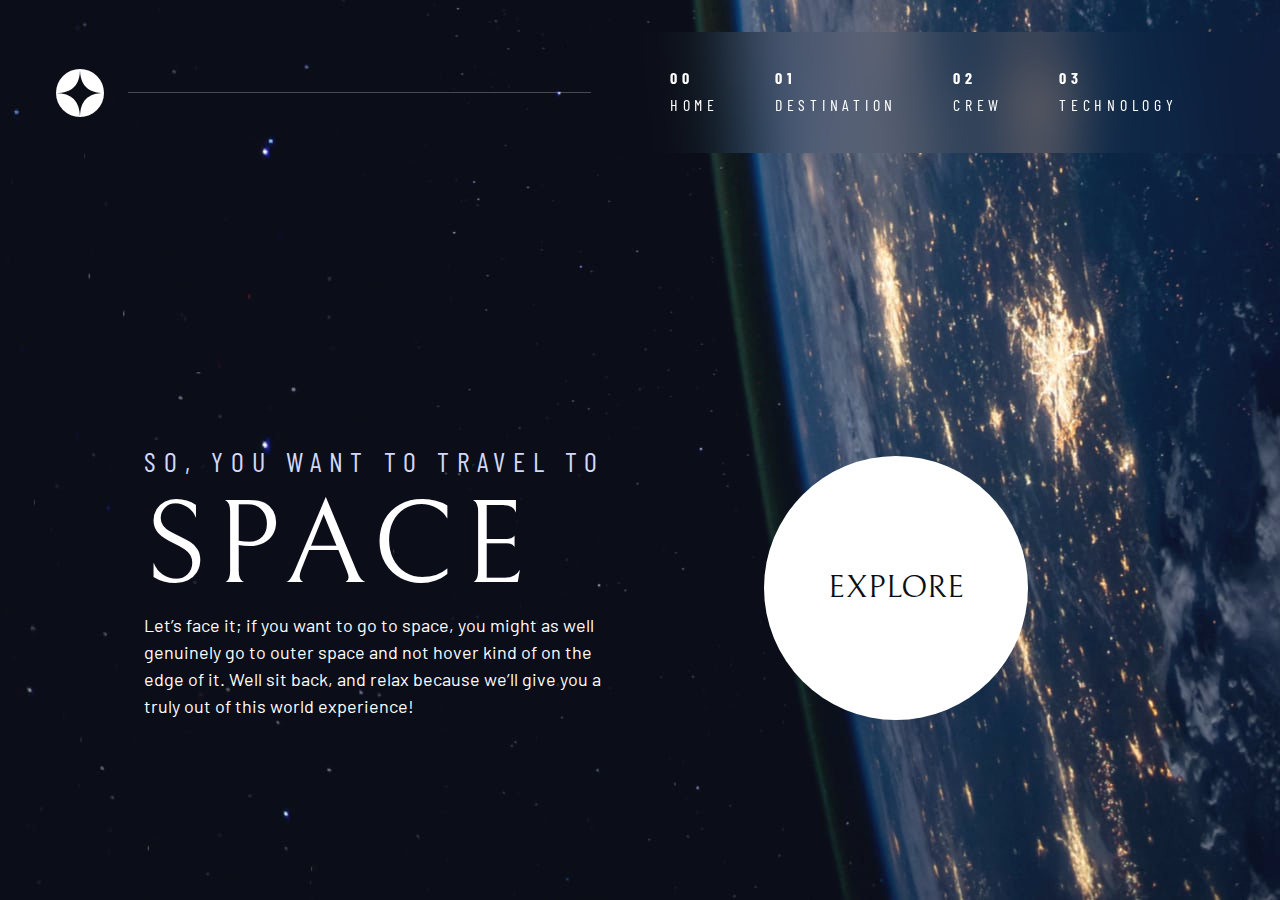
<file: index.html>
<!DOCTYPE html>
<html lang="en">
  <head>
    <meta charset="UTF-8" />
    <meta name="viewport" content="width=device-width, initial-scale=1.0" />

    <link
      rel="icon"
      type="image/png"
      sizes="32x32"
      href="./assets/favicon-32x32.png"
    />
    <!-- Custom stylesheets and fonts-->
    <link rel="stylesheet" href="index.css" />
    <link rel="preconnect" href="https://fonts.googleapis.com" />
    <link rel="preconnect" href="https://fonts.gstatic.com" crossorigin />
    <link
      href="https://fonts.googleapis.com/css2?family=Barlow+Condensed:wght@400;700&family=Barlow:wght@400;700&family=Bellefair&display=swap"
      rel="stylesheet"
    />
    <title>Frontend Mentor | Space tourism website</title>
    <script src="index.js" defer></script>
  </head>
  <body class="home">
    <a class="skip-to-content" href="#main">Skip to content</a>
    <header class="primary-header flex">
      <div>
        <img
          class="logo"
          src="./assets/shared/logo.svg"
          alt="space tourism
        logo"
        />
      </div>
      <button class="mobile-nav-toggle" aria-controls="primary-navigation">
        <span class="sr-only" aria-expanded="false">Menu</span>
      </button>
      <nav>
        <ul
          id="primary-navigation"
          data-visible="false"
          class="primary-navigation underline-indicators flex"
        >
          <li>
            <a
              class="fs-300 uppercase ff-sans-cond letter-spacing-2 text-white"
              href="index.html"
              ><span aria-hidden="true">00</span> Home</a
            >
          </li>
          <li>
            <a
              class="fs-300 uppercase ff-sans-cond letter-spacing-2 text-white"
              href="destination.html"
              ><span aria-hidden="true">01</span> Destination</a
            >
          </li>
          <li>
            <a
              class="fs-300 uppercase ff-sans-cond letter-spacing-2 text-white"
              href="crew.html"
              ><span aria-hidden="true">02</span> Crew</a
            >
          </li>
          <li>
            <a
              class="fs-300 uppercase ff-sans-cond letter-spacing-2 text-white"
              href="technology.html"
              ><span aria-hidden="true">03</span> Technology</a
            >
          </li>
        </ul>
      </nav>
      <!---::after is here-->
    </header>

    <main id="main" class="grid-container grid-container--home">
      <div>
        <h1 class="text-accent fs-500 ff-sans-cond uppercase letter-spacing-1">
          So, you want to travel to
          <span class="fs-900 ff-serif text-white d-block">Space</span>
        </h1>
        <p>
          Let’s face it; if you want to go to space, you might as well genuinely
          go to outer space and not hover kind of on the edge of it. Well sit
          back, and relax because we’ll give you a truly out of this world
          experience!
        </p>
      </div>
      <div>
        <a
          href="destination.html"
          class="large-button uppercase ff-serif text-dark bg-white"
          >Explore</a
        >
      </div>
    </main>
  </body>
</html>
</file>
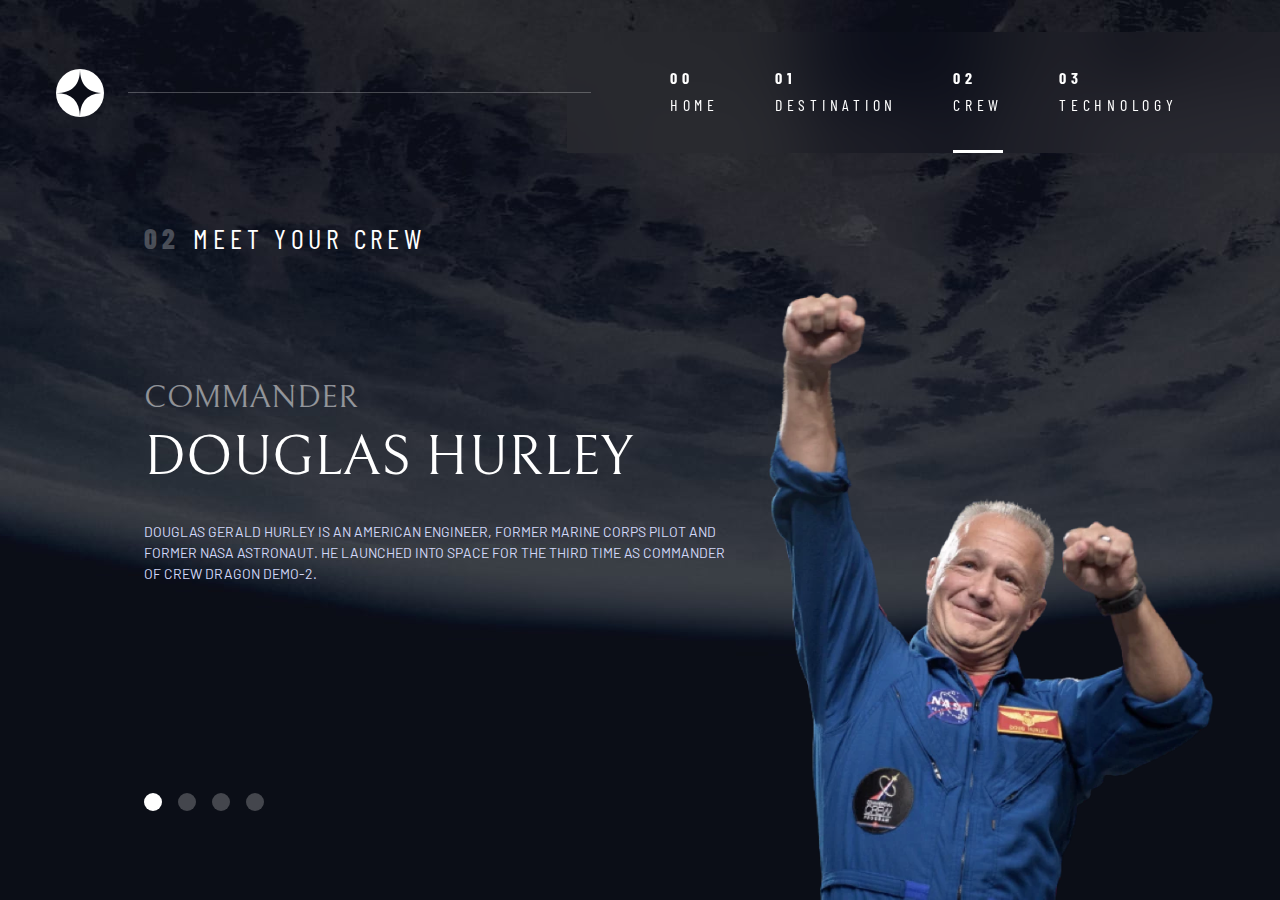
<file: crew.html>
<!DOCTYPE html>
<html lang="en">
  <head>
    <meta charset="UTF-8" />
    <meta name="viewport" content="width=device-width, initial-scale=1.0" />

    <link
      rel="icon"
      type="image/png"
      sizes="32x32"
      href="./assets/favicon-32x32.png"
    />
    <!-- Custom stylesheets and fonts-->
    <link rel="stylesheet" href="index.css" />
    <link rel="preconnect" href="https://fonts.googleapis.com" />
    <link rel="preconnect" href="https://fonts.gstatic.com" crossorigin />
    <link
      href="https://fonts.googleapis.com/css2?family=Barlow+Condensed:wght@400;700&family=Barlow:wght@400;700&family=Bellefair&display=swap"
      rel="stylesheet"
    />
    <title>Frontend Mentor | Space tourism website</title>
    <script src="navigation.js" defer></script>
    <script src="crew.js">
      defer
    </script>
  </head>

  <body class="crew">
    <a class="skip-to-content" href="#main">Skip to content</a>

    <header class="primary-header flex">
      <div>
        <img
          class="logo"
          src="./assets/shared/logo.svg"
          alt="space tourism
        logo"
        />
      </div>
      <button class="mobile-nav-toggle" aria-controls="primary-navigation">
        <span class="sr-only" aria-expanded="false">Menu</span>
      </button>
      <nav>
        <ul
          id="primary-navigation"
          data-visible="false"
          class="primary-navigation underline-indicators flex"
        >
          <li>
            <a
              class="fs-300 uppercase ff-sans-cond letter-spacing-2 text-white"
              href="index.html"
              ><span aria-hidden="true">00</span> Home</a
            >
          </li>
          <li>
            <a
              class="fs-300 uppercase ff-sans-cond letter-spacing-2 text-white"
              href="destination.html"
              ><span aria-hidden="true">01</span> Destination</a
            >
          </li>
          <li class="active">
            <a
              class="fs-300 uppercase ff-sans-cond letter-spacing-2 text-white"
              href="crew.html"
              ><span aria-hidden="true">02</span> Crew</a
            >
          </li>
          <li>
            <a
              class="fs-300 uppercase ff-sans-cond letter-spacing-2 text-white"
              href="technology.html"
              ><span aria-hidden="true">03</span> Technology</a
            >
          </li>
        </ul>
      </nav>
      <!---::after is here-->
    </header>
    <main id="main" class="grid-container grid-container--crew flow">
      <h1 class="numbered-title"><span>02</span>Meet your crew</h1>

      <!---Dots-->
      <div
        class="dot-indicators flex"
        role="tablist"
        aria-label="crew member list"
      >
        <button
          aria-selected="true"
          aria-controls="commander-tab"
          data-image="commander-image"
          tabindex="0"
          role="tab"
          data-image-index="0"
        >
          <span class="sr-only">The commander</span>
        </button>
        <button
          aria-selected="false"
          aria-controls="mission-tab"
          data-image="mission-image"
          tabindex="1"
          role="tab"
          data-image-index="1"
        >
          <span class="sr-only">The mission specialist</span>
        </button>
        <button
          aria-selected="false"
          aria-controls="pilot-tab"
          data-image="pilot-image"
          tabindex="2"
          role="tab"
          data-image-index="2"
        >
          <span class="sr-only">The pilot</span>
        </button>
        <button
          aria-selected="false"
          aria-controls="engineer-tab"
          data-image="engineer-image"
          tabindex="3"
          role="tab"
          data-image-index="3"
        >
          <span class="sr-only">The crew engineer</span>
        </button>
      </div>

      <!------Commander------>
      <article
        class="crew-details flow crew-info"
        id="commander-tab"
        role="tabpanel"
      >
        <header class="flow flow--space-small">
          <h2 class="fs-600 ff-serif uppercase">Commander</h2>
          <p class="fs-700 ff-serif uppercase">Douglas Hurley</p>
        </header>
        <p class="text-accent fs-200 uppercase">
          Douglas Gerald Hurley is an American engineer, former Marine Corps
          pilot and former NASA astronaut. He launched into space for the third
          time as commander of Crew Dragon Demo-2.
        </p>
      </article>

      <!----Mission specialist---->
      <article
        class="crew-details flow crew-info hide-content"
        id="mission-tab"
        role="tabpanel"
      >
        <header class="flow flow--space-small">
          <h2 class="fs-600 ff-serif uppercase">Mission Specialist</h2>
          <p class="fs-700 ff-serif uppercase">Mark Shuttleworth</p>
        </header>
        <p class="text-accent fs-200 uppercase">
          Mark Richard Shuttleworth is the founder and CEO of Canonical, the
          company behind the Linux-based Ubuntu operating system. Shuttleworth
          became the first South African to travel to space as a space tourist.
        </p>
      </article>

      <!----Pilot-->
      <article
        class="crew-details flow crew-info hide-content"
        id="pilot-tab"
        role="tabpanel"
      >
        <header class="flow flow--space-small">
          <h2 class="fs-600 ff-serif uppercase">Pilot</h2>
          <p class="fs-700 ff-serif uppercase">Victor Glover</p>
        </header>
        <p class="text-accent fs-200 uppercase">
          Pilot on the first operational flight of the SpaceX Crew Dragon to the
          International Space Station. Glover is a commander in the U.S. Navy
          where he pilots an F/A-18.He was a crew member of Expedition 64, and
          served as a station systems flight engineer.
        </p>
      </article>

      <!---Engineer---->
      <article
        class="crew-details flow crew-info hide-content"
        id="crew-tab"
        role="tabpanel"
      >
        <header class="flow flow--space-small">
          <h2 class="fs-600 ff-serif uppercase">Flight Engineer</h2>
          <p class="fs-700 ff-serif uppercase">Anousheh Ansari</p>
        </header>
        <p class="text-accent fs-200 uppercase">
          Anousheh Ansari is an Iranian American engineer and co-founder of
          Prodea Systems. Ansari was the fourth self-funded space tourist, the
          first self-funded woman to fly to the ISS, and the first Iranian in
          space.
        </p>
      </article>

      <picture id="commander-image" class="crew-image">
        <source
          srcset="assets/crew/image-douglas-hurley.webp"
          type="image/webp"
        />
        <img src="./assets/crew/image-douglas-hurley.png" />
      </picture>

      <picture id="mission-image" class="hide-content crew-image">
        <source
          srcset="assets/crew/image-mark-shuttleworth.webp"
          type="image/webp"
        />
        <img src="./assets/crew/image-mark-shuttleworth.png" />
      </picture>

      <picture id="pilot-image" class="hide-content crew-image">
        <source
          srcset="assets/crew/image-victor-glover.webp"
          type="image/webp"
        />
        <img src="./assets/crew/image-victor-glover.png" />
      </picture>

      <picture id="crew-image" class="hide-content crew-image">
        <source
          srcset="assets/crew/image-anousheh-ansari.webp"
          type="image/webp"
        />
        <img src="./assets/crew/image-anousheh-ansari.webp" />
      </picture>
    </main>
  </body>
</html>
</file>
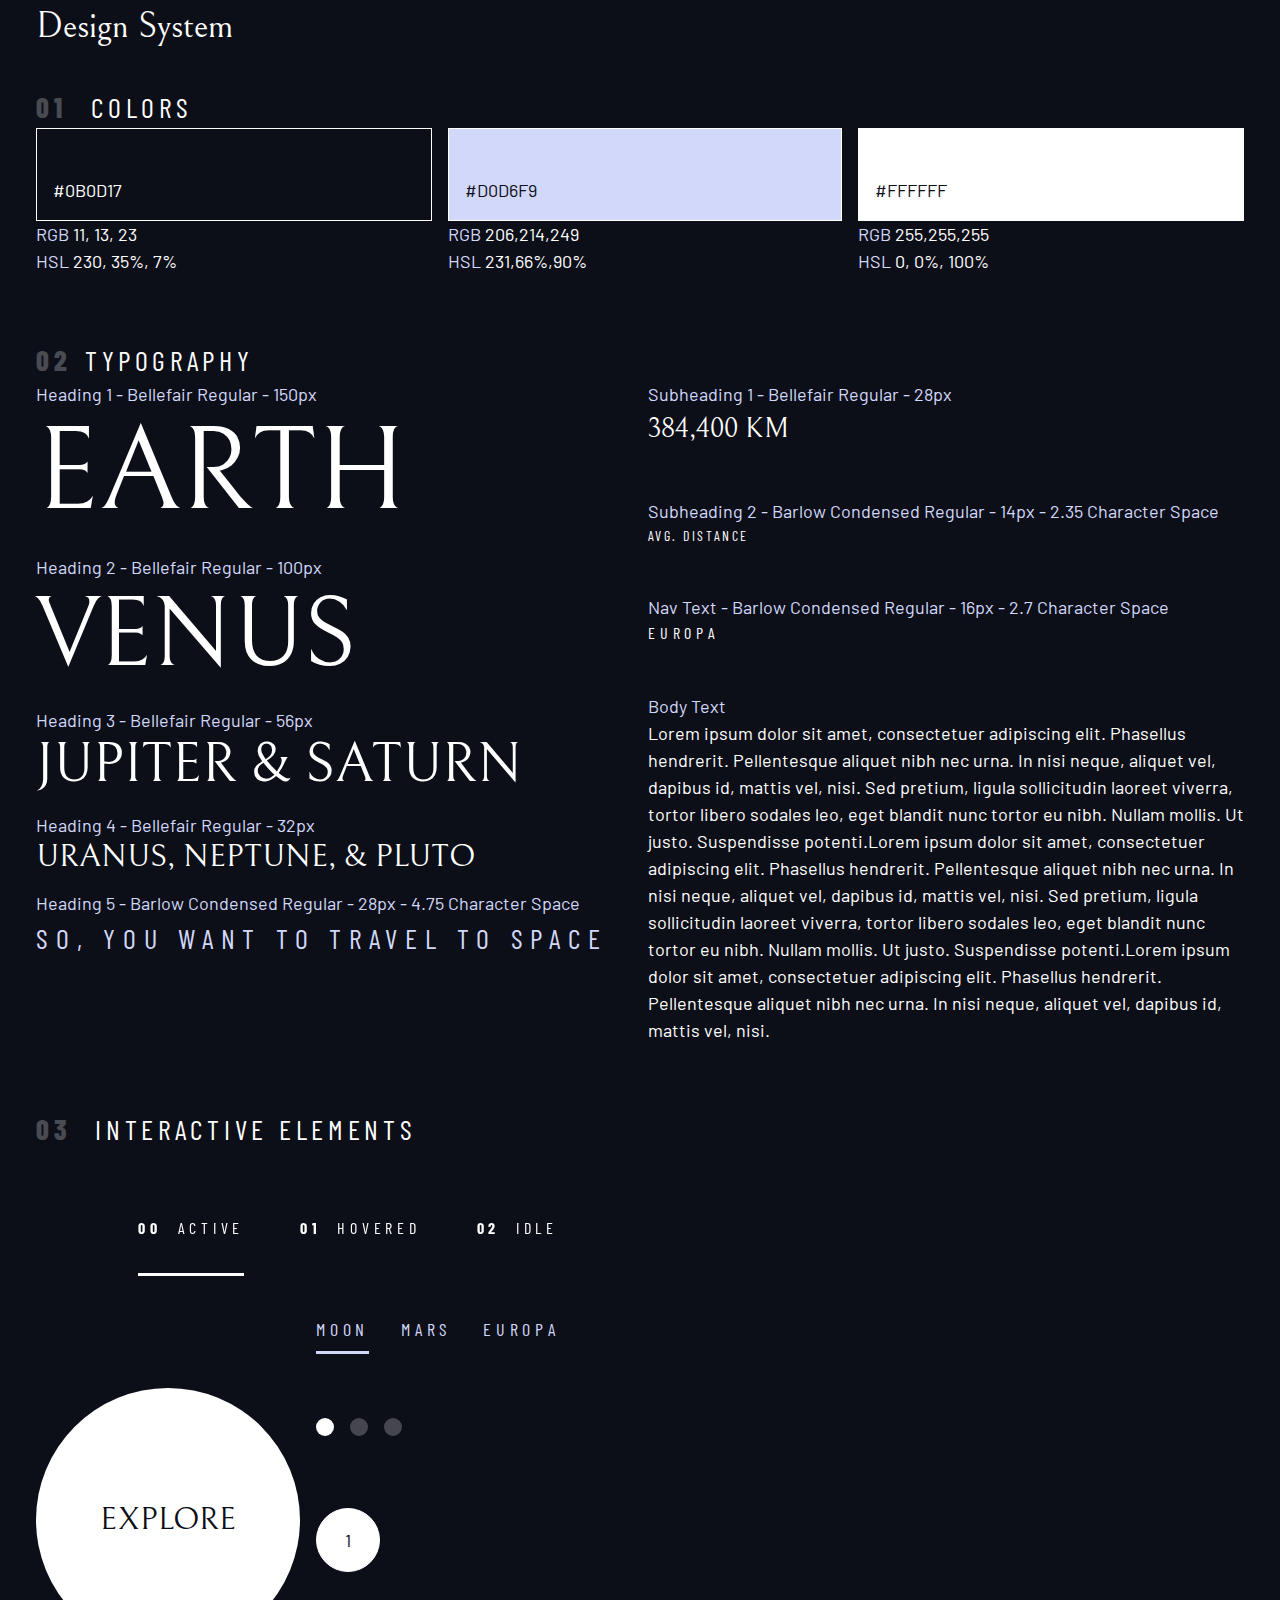
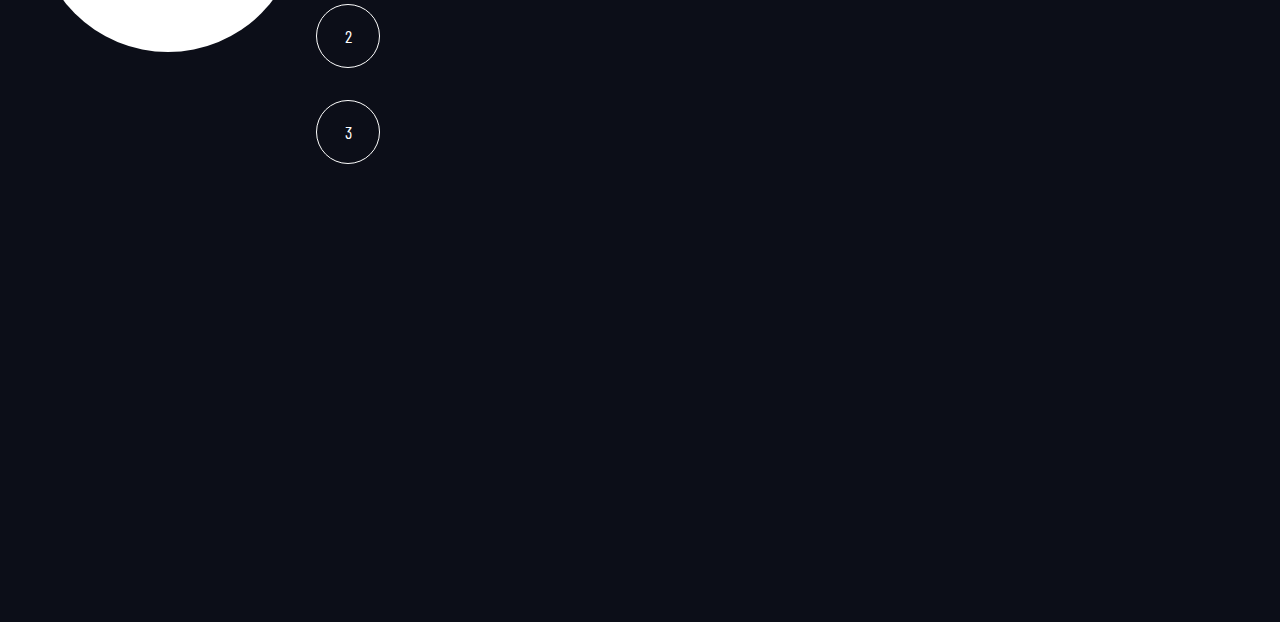
<file: design-system.html>
<!DOCTYPE html>
<html lang="en">
  <head>
    <meta charset="UTF-8" />
    <meta name="viewport" content="width=device-width, initial-scale=1.0" />
    <title>Design system</title>
    <link rel="stylesheet" href="index.css" />
    <link rel="preconnect" href="https://fonts.googleapis.com" />
    <link rel="preconnect" href="https://fonts.gstatic.com" crossorigin />
    <link
      href="https://fonts.googleapis.com/css2?family=Barlow+Condensed:wght@400;700&family=Barlow:wght@400;700&family=Bellefair&display=swap"
      rel="stylesheet"
    />
  </head>
  <body>
    <div class="container">
      <h1 class="ff-serif">Design System</h1>

      <section id="colors">
        <h2 class="numbered-title"><span class="number">01</span> colors</h2>
        <div class="flex">
          <div style="flex-grow: 1">
            <div
              class="bg-dark text-white"
              style="padding: 3rem 1rem 1rem; border: 1px solid white"
            >
              #0B0D17
            </div>
            <p><span class="text-accent">RGB</span> 11, 13, 23</p>
            <p><span class="text-accent">HSL</span> 230, 35%, 7%</p>
          </div>

          <div style="flex-grow: 1">
            <div
              class="bg-accent text-dark"
              style="padding: 3rem 1rem 1rem; border: 1px solid white"
            >
              #D0D6F9
            </div>
            <p><span class="text-accent">RGB</span> 206,214,249</p>
            <p><span class="text-accent">HSL</span> 231,66%,90%</p>
          </div>

          <div style="flex-grow: 1">
            <div
              class="bg-white text-dark"
              style="padding: 3rem 1rem 1rem; border: 1px solid white"
            >
              #FFFFFF
            </div>
            <p><span class="text-accent">RGB</span> 255,255,255</p>
            <p><span class="text-accent">HSL</span> 0, 0%, 100%</p>
          </div>
        </div>
      </section>

      <section id="typography" style="margin: 4rem 0">
        <h2 class="numbered-title"><span>02</span>Typography</h2>
        <div class="flex">
          <div class="flow" style="flex-basis: 100%">
            <div>
              <p class="text-accent">Heading 1 - Bellefair Regular - 150px</p>
              <p class="fs-900 ff-serif uppercase">Earth</p>
            </div>

            <div>
              <p class="text-accent">Heading 2 - Bellefair Regular - 100px</p>
              <p class="fs-800 ff-serif uppercase">Venus</p>
            </div>

            <div>
              <p class="text-accent">Heading 3 - Bellefair Regular - 56px</p>
              <p class="fs-700 ff-serif uppercase">Jupiter & Saturn</p>
            </div>
            <div>
              <p class="text-accent">Heading 4 - Bellefair Regular - 32px</p>
              <p class="fs-600 ff-serif uppercase">Uranus, Neptune, & Pluto</p>
            </div>

            <div>
              <p class="text-accent">
                Heading 5 - Barlow Condensed Regular - 28px - 4.75 Character
                Space
              </p>
              <p
                class="text-accent fs-500 ff-sans-cond uppercase letter-spacing-1"
              >
                So, you want to travel to space
              </p>
            </div>
          </div>

          <div class="flow" style="flex-basis: 100%; --flow-space: 3rem">
            <div>
              <p class="text-accent">Subheading 1 - Bellefair Regular - 28px</p>
              <p class="fs-500 ff-serif uppercase">384,400 km</p>
            </div>
            <div>
              <p class="text-accent">
                Subheading 2 - Barlow Condensed Regular - 14px - 2.35 Character
                Space
              </p>
              <p class="fs-200 uppercase ff-sans-cond letter-spacing-3">
                Avg. Distance
              </p>
            </div>
            <div>
              <p class="text-accent">
                Nav Text - Barlow Condensed Regular - 16px - 2.7 Character Space
              </p>
              <p class="fs-300 uppercase ff-sans-cond letter-spacing-2">
                Europa
              </p>
            </div>
            <div>
              <p class="text-accent">Body Text</p>
              <p>
                Lorem ipsum dolor sit amet, consectetuer adipiscing elit.
                Phasellus hendrerit. Pellentesque aliquet nibh nec urna. In nisi
                neque, aliquet vel, dapibus id, mattis vel, nisi. Sed pretium,
                ligula sollicitudin laoreet viverra, tortor libero sodales leo,
                eget blandit nunc tortor eu nibh. Nullam mollis. Ut justo.
                Suspendisse potenti.Lorem ipsum dolor sit amet, consectetuer
                adipiscing elit. Phasellus hendrerit. Pellentesque aliquet nibh
                nec urna. In nisi neque, aliquet vel, dapibus id, mattis vel,
                nisi. Sed pretium, ligula sollicitudin laoreet viverra, tortor
                libero sodales leo, eget blandit nunc tortor eu nibh. Nullam
                mollis. Ut justo. Suspendisse potenti.Lorem ipsum dolor sit
                amet, consectetuer adipiscing elit. Phasellus hendrerit.
                Pellentesque aliquet nibh nec urna. In nisi neque, aliquet vel,
                dapibus id, mattis vel, nisi.
              </p>
            </div>
          </div>
        </div>
      </section>

      <section class="flow" id="interactive-elements">
        <h2 class="numbered-title"><span>03</span> Interactive elements</h2>

        <!-- navigation -->
        <div>
          <nav>
            <ul class="primary-navigation underline-indicators flex">
              <li class="active">
                <a
                  class="fs-300 uppercase ff-sans-cond letter-spacing-2 text-white"
                  href="#"
                  ><span>00</span> Active</a
                >
              </li>
              <li>
                <a
                  class="fs-300 uppercase ff-sans-cond letter-spacing-2 text-white"
                  href="#"
                  ><span>01</span> Hovered</a
                >
              </li>
              <li>
                <a
                  class="fs-300 uppercase ff-sans-cond letter-spacing-2 text-white"
                  href="#"
                  ><span>02</span> Idle</a
                >
              </li>
            </ul>
          </nav>
        </div>

        <div class="flex">
          <div style="margin-top: 5rem">
            <!-- explore button-->
            <a
              href="#"
              class="large-button uppercase ff-serif text-dark fs-600 bg-white"
              >Explore</a
            >
          </div>

          <div class="flow" style="margin-bottom: 50vh; --flow-space: 4rem">
            <!-- Tabs -->
            <div class="tab-list underline-indicators flex">
              <button
                aria-selected="true"
                class="uppercase ff-sans-cond text-accent bg-dark letter-spacing-2"
              >
                Moon
              </button>
              <button
                aria-selected="false"
                class="uppercase ff-sans-cond text-accent bg-dark letter-spacing-2"
              >
                Mars
              </button>
              <button
                aria-selected="false"
                class="uppercase ff-sans-cond text-accent bg-dark letter-spacing-2"
              >
                Europa
              </button>
            </div>

            <!-- Dots -->
            <div class="dot-indicators flex">
              <button aria-selected="true">
                <span class="sr-only">Slide title</span>
              </button>
              <button aria-selected="false">
                <span class="sr-only">Slide title</span>
              </button>
              <button aria-selected="false">
                <span class="sr-only">Slide title</span>
              </button>
            </div>
            <!-- Numbers -->
            <div class="number-indicators flex">
              <button aria-selected="true">1</button>
              <button aria-selected="false">2</button>
              <button aria-selected="false">3</button>
            </div>
          </div>
        </div>
      </section>
    </div>
  </body>
</html>
</file>
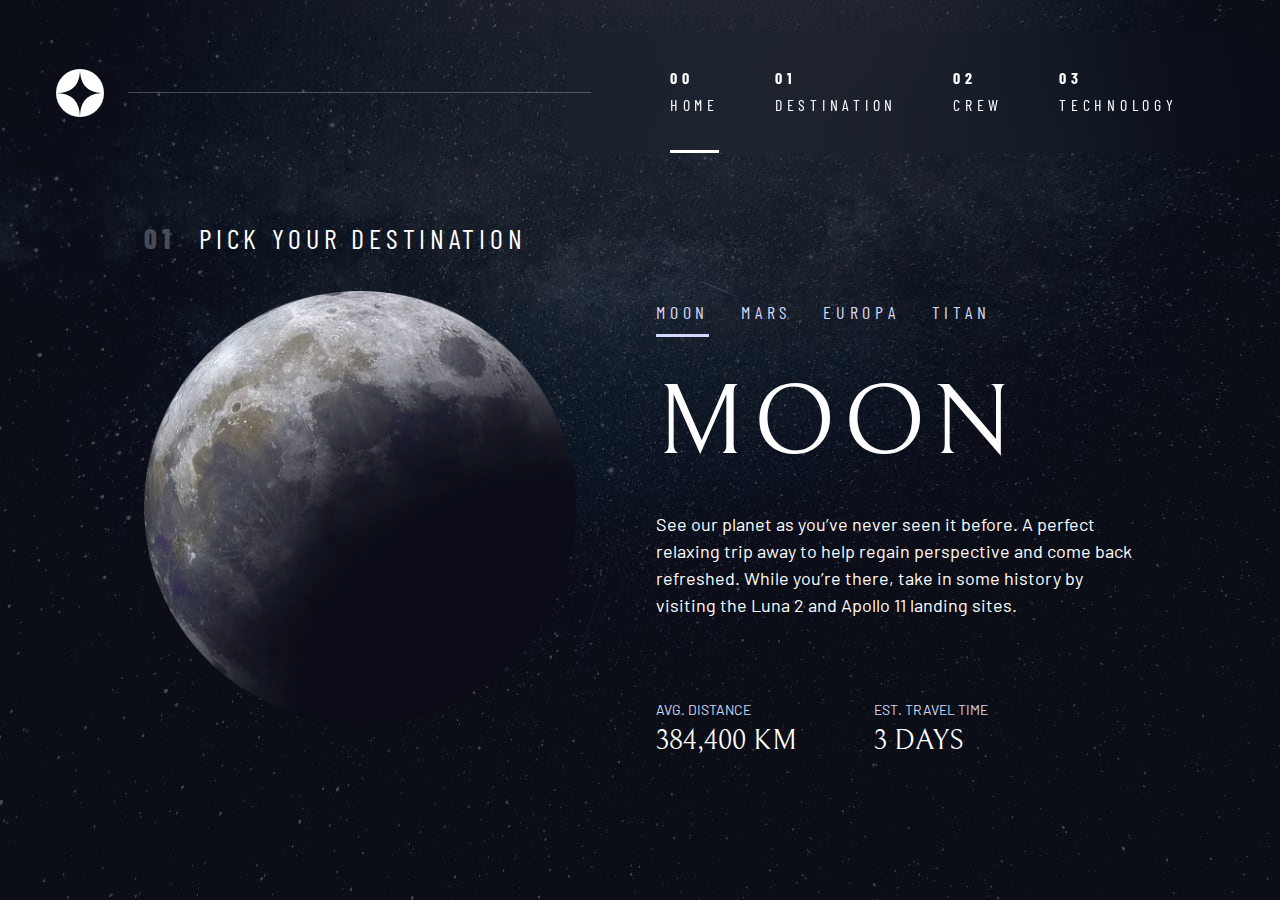
<file: destination-moon.html>
<!DOCTYPE html>
<html lang="en">
  <head>
    <meta charset="UTF-8" />
    <meta name="viewport" content="width=device-width, initial-scale=1.0" />

    <link
      rel="icon"
      type="image/png"
      sizes="32x32"
      href="./assets/favicon-32x32.png"
    />
    <!-- Custom stylesheets and fonts-->
    <link rel="stylesheet" href="index.css" />
    <link rel="preconnect" href="https://fonts.googleapis.com" />
    <link rel="preconnect" href="https://fonts.gstatic.com" crossorigin />
    <link
      href="https://fonts.googleapis.com/css2?family=Barlow+Condensed:wght@400;700&family=Barlow:wght@400;700&family=Bellefair&display=swap"
      rel="stylesheet"
    />
    <title>Frontend Mentor | Space tourism website</title>
    <script src="index.js" defer></script>
  </head>

  <body class="destination">
    <a class="skip-to-content" href="#main">Skip to content</a>

    <header class="primary-header flex">
      <div>
        <img
          class="logo"
          src="./assets/shared/logo.svg"
          alt="space tourism
        logo"
        />
      </div>
      <button class="mobile-nav-toggle" aria-controls="primary-navigation">
        <span class="sr-only" aria-expanded="false">Menu</span>
      </button>
      <nav>
        <ul
          id="primary-navigation"
          data-visible="false"
          class="primary-navigation underline-indicators flex"
        >
          <li class="active">
            <a
              class="fs-300 uppercase ff-sans-cond letter-spacing-2 text-white"
              href="index.html"
              ><span aria-hidden="true">00</span> Home</a
            >
          </li>
          <li>
            <a
              class="fs-300 uppercase ff-sans-cond letter-spacing-2 text-white"
              href="destination.html"
              ><span aria-hidden="true">01</span> Destination</a
            >
          </li>
          <li>
            <a
              class="fs-300 uppercase ff-sans-cond letter-spacing-2 text-white"
              href="crew.html"
              ><span aria-hidden="true">02</span> Crew</a
            >
          </li>
          <li>
            <a
              class="fs-300 uppercase ff-sans-cond letter-spacing-2 text-white"
              href="technology.html"
              ><span aria-hidden="true">03</span> Technology</a
            >
          </li>
        </ul>
      </nav>
      <!---::after is here-->
    </header>

    <main id="main" class="grid-container grid-container--destination flow">
      <h1 class="numbered-title">
        <span aria-hidden="true">01</span> Pick your destination
      </h1>
      <picture>
        <source srcset="assets/destination/image-moon.webp" type="image/webp" />
        <img
          class="rotate"
          src="./assets/destination/image-moon.png"
          alt="the moon"
        />
      </picture>
      <div class="tab-list underline-indicators flex">
        <button
          aria-selected="true"
          class="uppercase ff-sans-cond bg-transparent text-accent letter-spacing-2"
        >
          Moon
        </button>
        <button
          aria-selected="false"
          class="uppercase ff-sans-cond bg-transparent text-accent letter-spacing-2"
        >
          Mars
        </button>
        <button
          aria-selected="false"
          class="uppercase ff-sans-cond bg-transparent text-accent letter-spacing-2"
        >
          Europa
        </button>
        <button
          aria-selected="false"
          class="uppercase ff-sans-cond bg-transparent text-accent letter-spacing-2"
        >
          Titan
        </button>
      </div>

      <article class="destination-info flow">
        <h2 class="fs-800 ff-serif uppercase letter-spacing-1">Moon</h2>

        <p>
          See our planet as you’ve never seen it before. A perfect relaxing trip
          away to help regain perspective and come back refreshed. While you’re
          there, take in some history by visiting the Luna 2 and Apollo 11
          landing sites.
        </p>
        <div class="destination-meta flex">
          <div>
            <h3 class="text-accent fs-200 uppercase">Avg. distance</h3>
            <p class="ff-serif uppercase">384,400 km</p>
          </div>
          <div>
            <h3 class="text-accent fs-200 uppercase">Est. travel time</h3>
            <p class="ff-serif uppercase">3 days</p>
          </div>
        </div>
      </article>
    </main>
  </body>
</html>
</file>
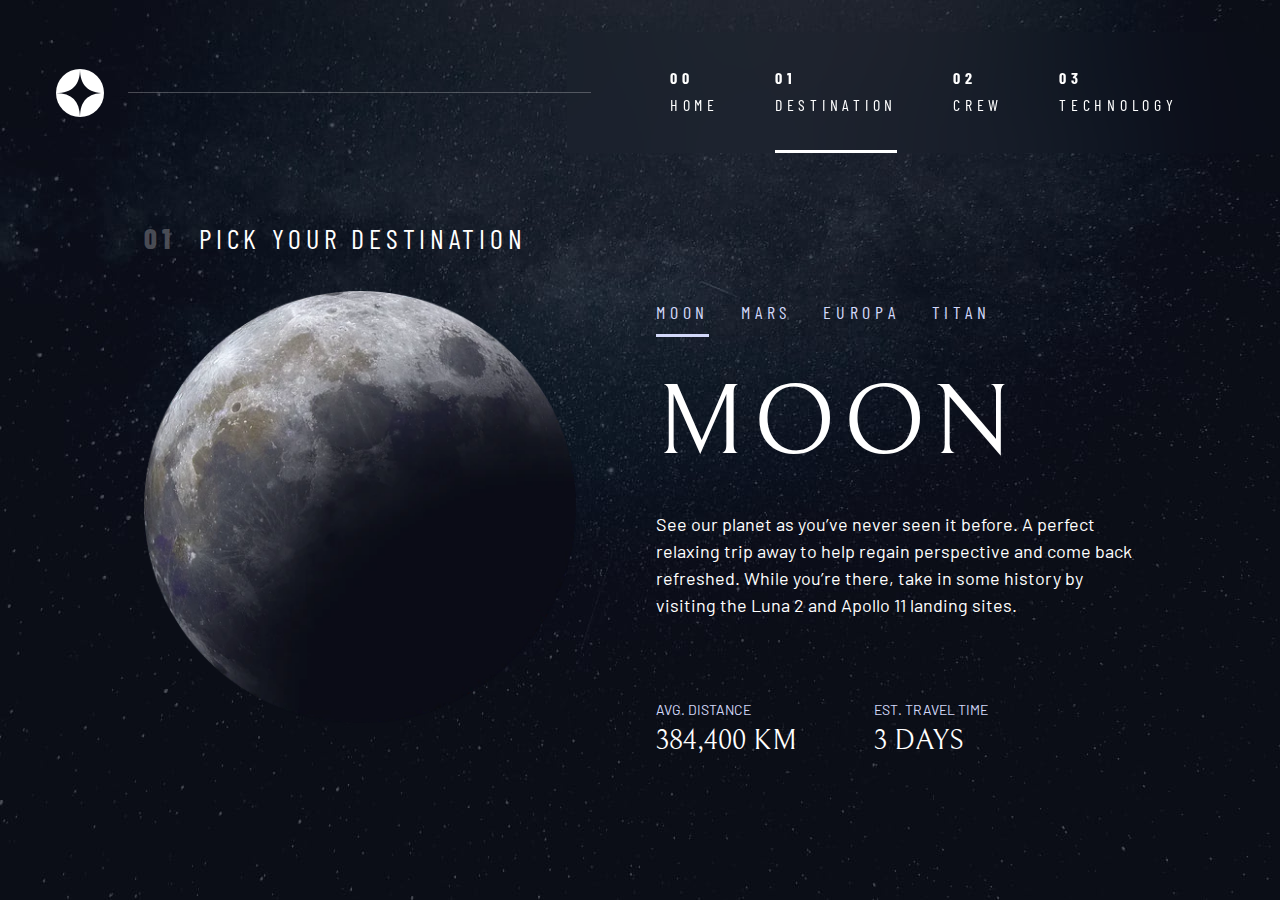
<file: destination.html>
<!DOCTYPE html>
<html lang="en">
  <head>
    <meta charset="UTF-8" />
    <meta name="viewport" content="width=device-width, initial-scale=1.0" />

    <link
      rel="icon"
      type="image/png"
      sizes="32x32"
      href="./assets/favicon-32x32.png"
    />
    <!-- Custom stylesheets and fonts-->
    <link rel="stylesheet" href="index.css" />
    <link rel="preconnect" href="https://fonts.googleapis.com" />
    <link rel="preconnect" href="https://fonts.gstatic.com" crossorigin />
    <link
      href="https://fonts.googleapis.com/css2?family=Barlow+Condensed:wght@400;700&family=Barlow:wght@400;700&family=Bellefair&display=swap"
      rel="stylesheet"
    />
    <title>Frontend Mentor | Space tourism website</title>
    <script src="navigation.js" defer></script>
    <script src="tabs.js" defer></script>
  </head>

  <body class="destination">
    <a class="skip-to-content" href="#main">Skip to content</a>

    <header class="primary-header flex">
      <div>
        <img
          class="logo"
          src="./assets/shared/logo.svg"
          alt="space tourism
        logo"
        />
      </div>
      <button class="mobile-nav-toggle" aria-controls="primary-navigation">
        <span class="sr-only" aria-expanded="false">Menu</span>
      </button>
      <nav>
        <ul
          id="primary-navigation"
          data-visible="false"
          class="primary-navigation underline-indicators flex"
        >
          <li>
            <a
              class="fs-300 uppercase ff-sans-cond letter-spacing-2 text-white"
              href="index.html"
              ><span aria-hidden="true">00</span> Home</a
            >
          </li>
          <li class="active">
            <a
              class="fs-300 uppercase ff-sans-cond letter-spacing-2 text-white"
              href="destination.html"
              ><span aria-hidden="true">01</span> Destination</a
            >
          </li>
          <li>
            <a
              class="fs-300 uppercase ff-sans-cond letter-spacing-2 text-white"
              href="crew.html"
              ><span aria-hidden="true">02</span> Crew</a
            >
          </li>
          <li>
            <a
              class="fs-300 uppercase ff-sans-cond letter-spacing-2 text-white"
              href="technology.html"
              ><span aria-hidden="true">03</span> Technology</a
            >
          </li>
        </ul>
      </nav>
      <!---::after is here-->
    </header>

    <main id="main" class="grid-container grid-container--destination flow">
      <h1 class="numbered-title">
        <span aria-hidden="true">01</span> Pick your destination
      </h1>
      <picture class="destination-image">
        <source srcset="assets/destination/image-moon.webp" type="image/webp" />
        <img
          class="rotate"
          src="./assets/destination/image-moon.png"
          alt="the moon"
        />
      </picture>

      <picture class="hide-content destination-image">
        <source srcset="assets/destination/image-mars.webp" type="image/webp" />
        <img
          class="rotate"
          src="./assets/destination/image-mars.png"
          alt="mars"
        />
      </picture>

      <picture class="hide-content destination-image">
        <source
          srcset="assets/destination/image-europa.webp"
          type="image/webp"
        />
        <img
          class="rotate"
          src="./assets/destination/image-europa.png"
          alt="europa"
        />
      </picture>

      <picture class="hide-content destination-image">
        <source
          srcset="assets/destination/image-titan.webp"
          type="image/webp"
        />
        <img
          class="rotate"
          src="./assets/destination/image-titan.png"
          alt="titan"
        />
      </picture>

      <div class="tab-list underline-indicators flex" role="tablist">
        <button
          data-image-index="0"
          aria-selected="true"
          role="tab"
          aria-controls="moon-tab"
          class="uppercase ff-sans-cond bg-transparent text-accent letter-spacing-2"
          tabindex="0"
        >
          Moon
        </button>
        <button
          data-image-index="1"
          aria-selected="false"
          role="tab"
          aria-controls="mars-tab"
          class="uppercase ff-sans-cond bg-transparent text-accent letter-spacing-2"
          tabindex="-1"
        >
          Mars
        </button>
        <button
          data-image-index="2"
          aria-selected="false"
          role="tab"
          aria-controls="europa-tab"
          class="uppercase ff-sans-cond bg-transparent text-accent letter-spacing-2"
          tabindex="-1"
        >
          Europa
        </button>
        <button
          data-image-index="3"
          aria-selected="false"
          role="tab"
          aria-controls="titan-tab"
          class="uppercase ff-sans-cond bg-transparent text-accent letter-spacing-2"
          tabindex="-1"
        >
          Titan
        </button>
      </div>

      <!---MOON-->
      <article class="destination-info flow">
        <h2 class="fs-800 ff-serif uppercase letter-spacing-1">Moon</h2>

        <p>
          See our planet as you’ve never seen it before. A perfect relaxing trip
          away to help regain perspective and come back refreshed. While you’re
          there, take in some history by visiting the Luna 2 and Apollo 11
          landing sites.
        </p>
        <div class="destination-meta flex">
          <div>
            <h3 class="text-accent fs-200 uppercase">Avg. distance</h3>
            <p class="ff-serif uppercase">384,400 km</p>
          </div>
          <div>
            <h3 class="text-accent fs-200 uppercase">Est. travel time</h3>
            <p class="ff-serif uppercase">3 days</p>
          </div>
        </div>
      </article>
      <!--MOON-->

      <!--MARS-->
      <article class="destination-info flow hide-content">
        <h2 class="fs-800 ff-serif uppercase letter-spacing-1">Mars</h2>

        <p>
          Don’t forget to pack your hiking boots. You’ll need them to tackle
          Olympus Mons, the tallest planetary mountain in our solar system. It’s
          two and a half times the size of Everest!
        </p>
        <div class="destination-meta flex">
          <div>
            <h3 class="text-accent fs-200 uppercase">Avg. distance</h3>
            <p class="ff-serif uppercase">225 mil. km</p>
          </div>
          <div>
            <h3 class="text-accent fs-200 uppercase">Est. travel time</h3>
            <p class="ff-serif uppercase">9 months</p>
          </div>
        </div>
      </article>
      <!--MARS-->

      <!---EUROPA-->
      <article class="destination-info flow hide-content">
        <h2 class="fs-800 ff-serif uppercase letter-spacing-1">Europa</h2>

        <p>
          The smallest of the four Galilean moons orbiting Jupiter, Europa is a
          winter lover’s dream. With an icy surface, it’s perfect for a bit of
          ice skating, curling, hockey, or simple relaxation in your snug
          wintery cabin.
        </p>
        <div class="destination-meta flex">
          <div>
            <h3 class="text-accent fs-200 uppercase">Avg. distance</h3>
            <p class="ff-serif uppercase">628 mil. km</p>
          </div>
          <div>
            <h3 class="text-accent fs-200 uppercase">Est. travel time</h3>
            <p class="ff-serif uppercase">3 years</p>
          </div>
        </div>
      </article>
      <!---EUROPA-->

      <!--TITAN-->
      <article class="destination-info flow hide-content">
        <h2 class="fs-800 ff-serif uppercase letter-spacing-1">Titan</h2>

        <p>
          The only moon known to have a dense atmosphere other than Earth, Titan
          is a home away from home (just a few hundred degrees colder!). As a
          bonus, you get striking views of the Rings of Saturn.
        </p>
        <div class="destination-meta flex">
          <div>
            <h3 class="text-accent fs-200 uppercase">Avg. distance</h3>
            <p class="ff-serif uppercase">1.6 bil. km</p>
          </div>
          <div>
            <h3 class="text-accent fs-200 uppercase">Est. travel time</h3>
            <p class="ff-serif uppercase">7 years</p>
          </div>
        </div>
      </article>
      <!---TITAN-->
    </main>
  </body>
</html>
</file>
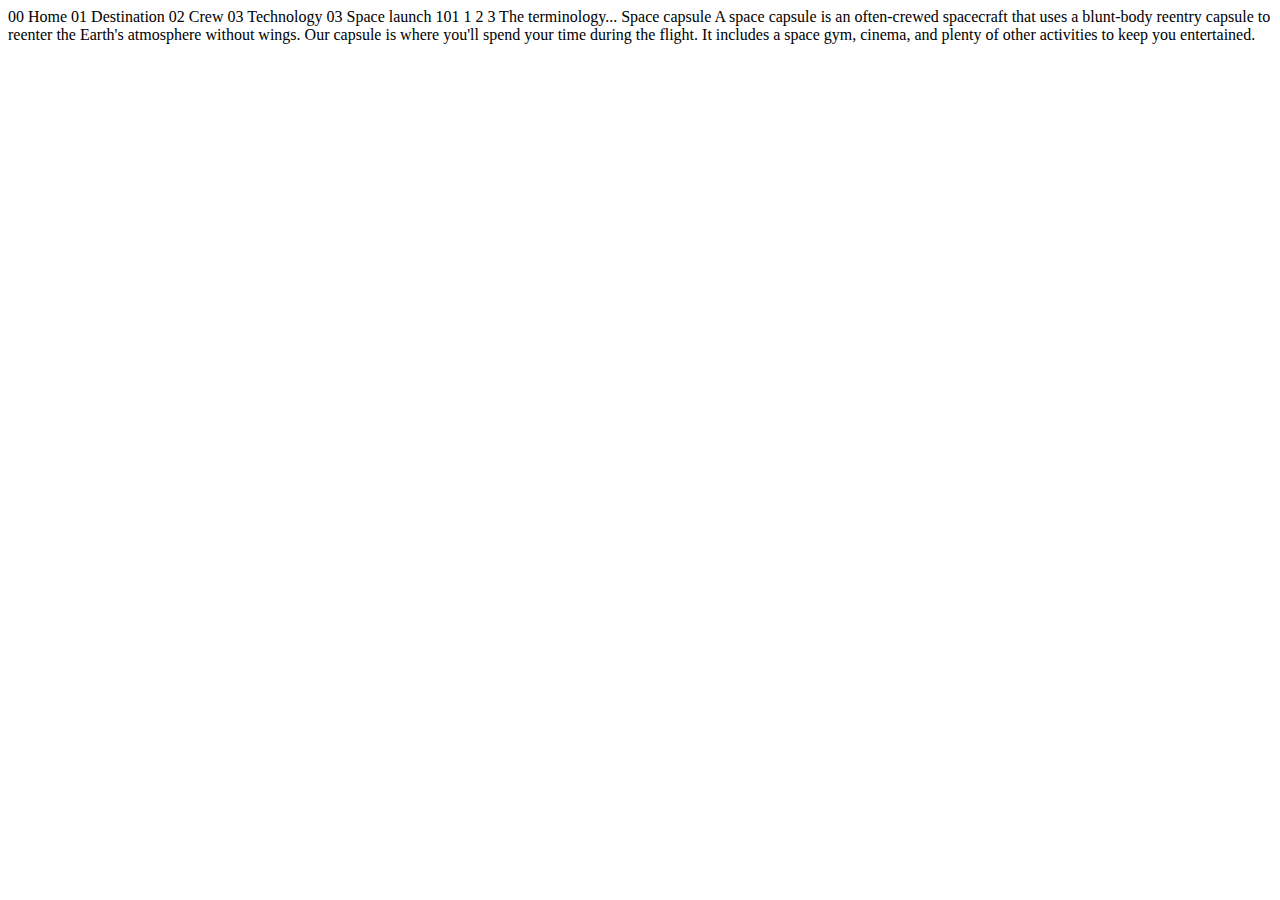
<file: technology-capsule.html>
<!DOCTYPE html>
<html lang="en">
<head>
  <meta charset="UTF-8">
  <meta name="viewport" content="width=device-width, initial-scale=1.0">

  <link rel="icon" type="image/png" sizes="32x32" href="./assets/favicon-32x32.png">
  
  <title>Frontend Mentor | Space tourism website</title>
</head>
<body>

  00 Home
  01 Destination
  02 Crew
  03 Technology

  03 Space launch 101

  1
  2
  3

  The terminology...
  Space capsule

  A space capsule is an often-crewed spacecraft that uses a blunt-body reentry 
  capsule to reenter the Earth's atmosphere without wings. Our capsule is where 
  you'll spend your time during the flight. It includes a space gym, cinema, 
  and plenty of other activities to keep you entertained.
</body>
</html>
</file>
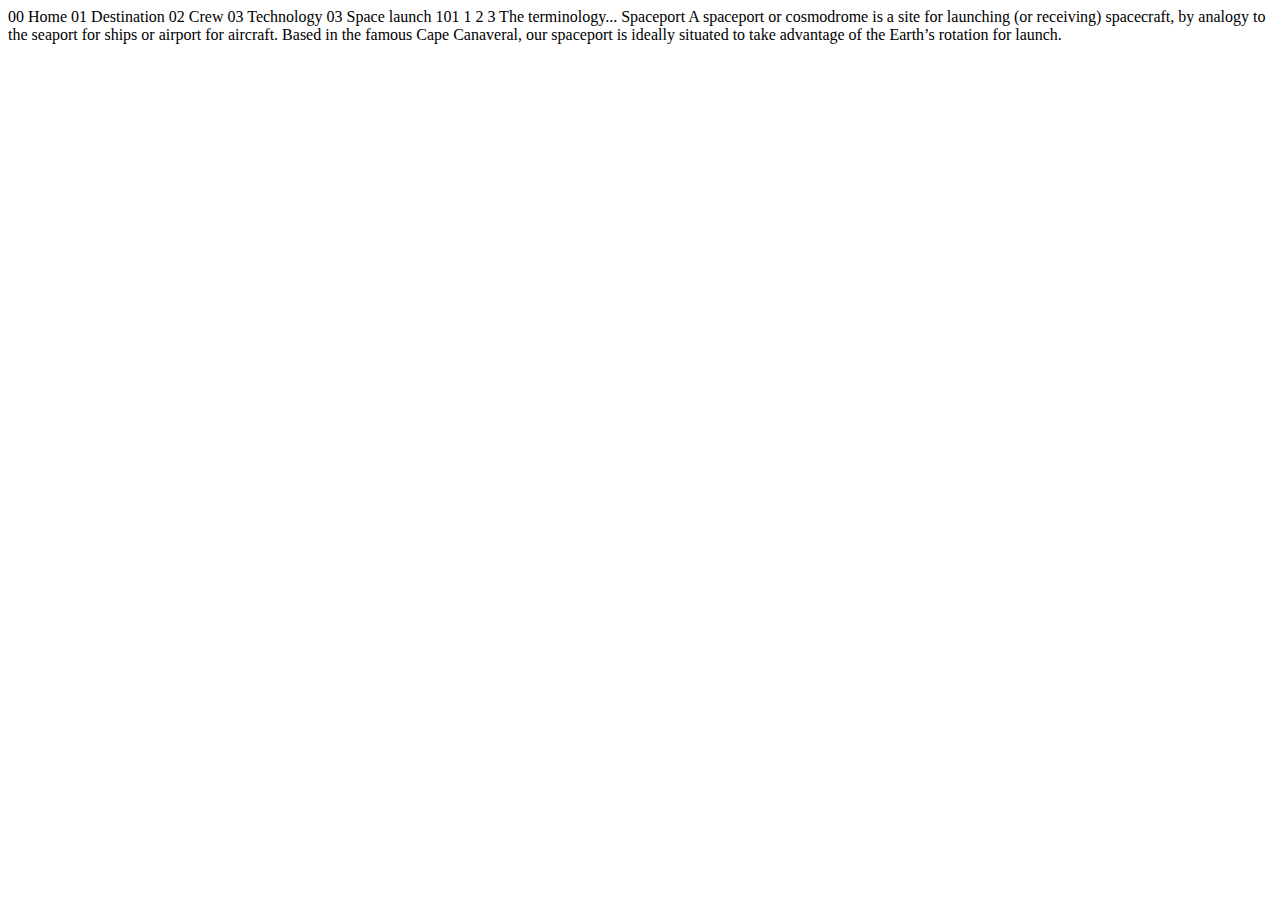
<file: technology-spaceport.html>
<!DOCTYPE html>
<html lang="en">
<head>
  <meta charset="UTF-8">
  <meta name="viewport" content="width=device-width, initial-scale=1.0">

  <link rel="icon" type="image/png" sizes="32x32" href="./assets/favicon-32x32.png">
  
  <title>Frontend Mentor | Space tourism website</title>
</head>
<body>

  00 Home
  01 Destination
  02 Crew
  03 Technology

  03 Space launch 101

  1
  2
  3

  The terminology...
  Spaceport

  A spaceport or cosmodrome is a site for launching (or receiving) spacecraft, 
  by analogy to the seaport for ships or airport for aircraft. Based in the 
  famous Cape Canaveral, our spaceport is ideally situated to take advantage 
  of the Earth’s rotation for launch.
</body>
</html>
</file>
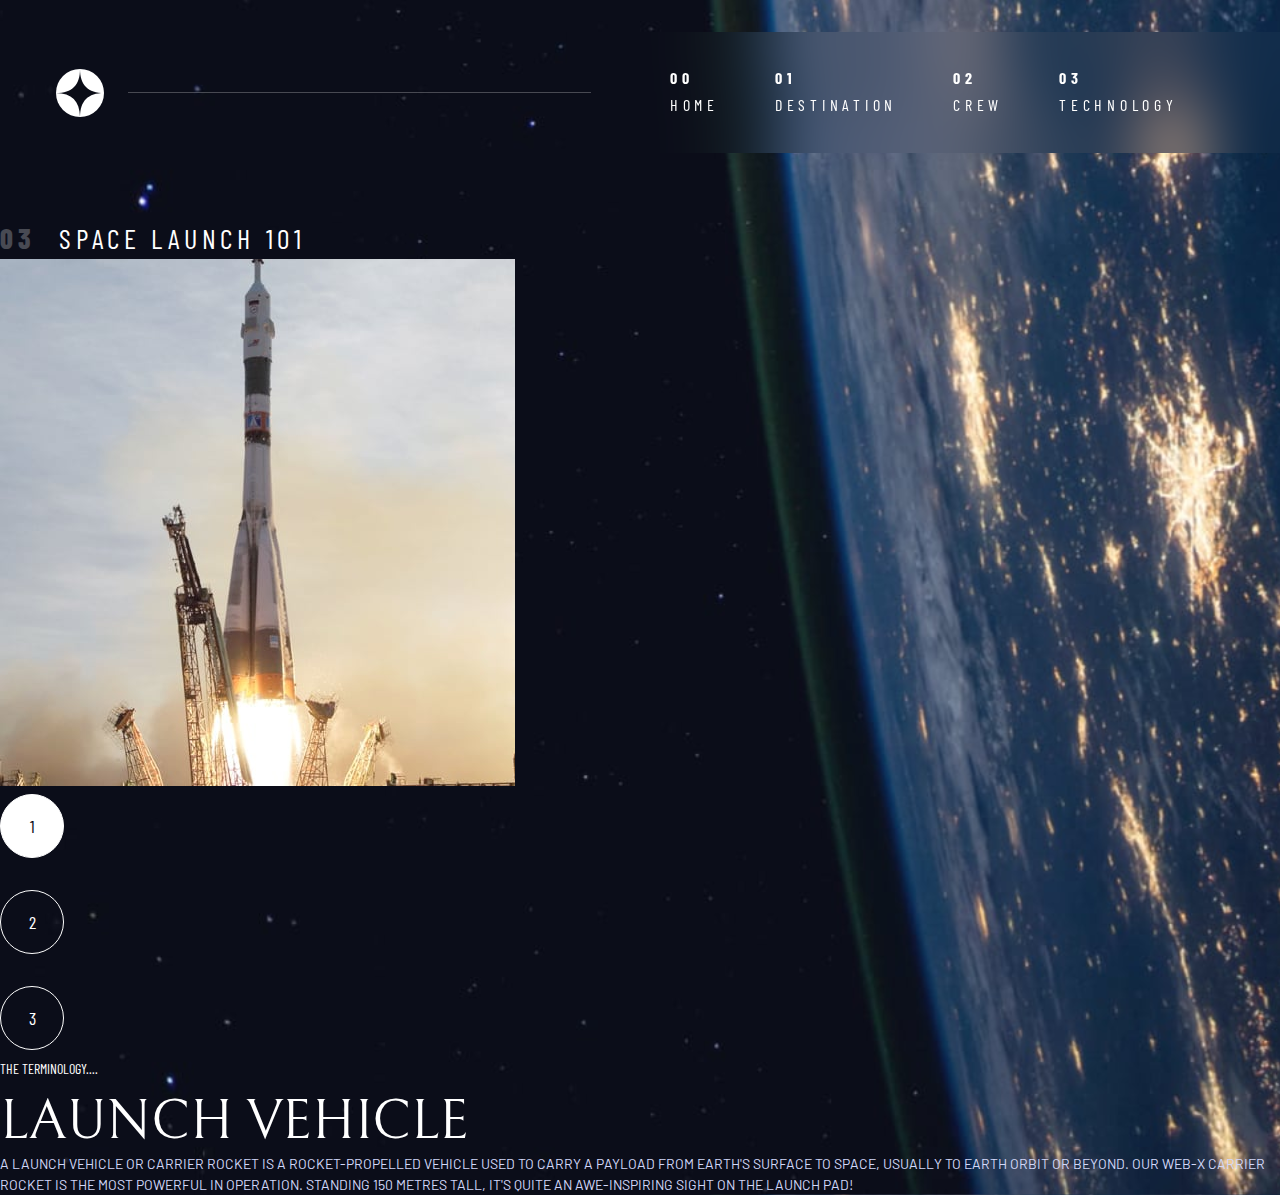
<file: technology-vehicle.html>
<!DOCTYPE html>
<html lang="en">
  <head>
    <meta charset="UTF-8" />
    <meta name="viewport" content="width=device-width, initial-scale=1.0" />

    <link
      rel="icon"
      type="image/png"
      sizes="32x32"
      href="./assets/favicon-32x32.png"
    />
    <!-- Custom stylesheets and fonts-->
    <link rel="stylesheet" href="index.css" />
    <link rel="preconnect" href="https://fonts.googleapis.com" />
    <link rel="preconnect" href="https://fonts.gstatic.com" crossorigin />
    <link
      href="https://fonts.googleapis.com/css2?family=Barlow+Condensed:wght@400;700&family=Barlow:wght@400;700&family=Bellefair&display=swap"
      rel="stylesheet"
    />
    <title>Frontend Mentor | Space tourism website</title>
    <script src="index.js" defer></script>
  </head>
  <body class="home">
    <a class="skip-to-content" href="#main">Skip to content</a>
    <header class="primary-header flex">
      <div>
        <img
          class="logo"
          src="./assets/shared/logo.svg"
          alt="space tourism
        logo"
        />
      </div>
      <button class="mobile-nav-toggle" aria-controls="primary-navigation">
        <span class="sr-only" aria-expanded="false">Menu</span>
      </button>
      <nav>
        <ul
          id="primary-navigation"
          data-visible="false"
          class="primary-navigation underline-indicators flex"
        >
          <li>
            <a
              class="fs-300 uppercase ff-sans-cond letter-spacing-2 text-white"
              href="index.html"
              ><span aria-hidden="true">00</span> Home</a
            >
          </li>
          <li>
            <a
              class="fs-300 uppercase ff-sans-cond letter-spacing-2 text-white"
              href="destination.html"
              ><span aria-hidden="true">01</span> Destination</a
            >
          </li>
          <li>
            <a
              class="fs-300 uppercase ff-sans-cond letter-spacing-2 text-white"
              href="crew.html"
              ><span aria-hidden="true">02</span> Crew</a
            >
          </li>
          <li>
            <a
              class="fs-300 uppercase ff-sans-cond letter-spacing-2 text-white"
              href="technology.html"
              ><span aria-hidden="true">03</span> Technology</a
            >
          </li>
        </ul>
      </nav>
      <!---::after is here-->
    </header>
    <main>
      <h1 class="numbered-title">
        <span aria-hidden="true">03</span> Space Launch 101
      </h1>
      <picture>
        <img src="./assets/technology/image-launch-vehicle-portrait.jpg" />
      </picture>

      <div class="number-indicators flex">
        <button aria-selected="true">1</button>
        <button aria-selected="false">2</button>
        <button aria-selected="false">3</button>
      </div>

      <article>
        <header class="flow flow--space-small">
          <h2 class="fs-200 ff-sans-cond uppercase">The terminology....</h2>
          <p class="fs-700 ff-serif uppercase">Launch Vehicle</p>
        </header>
        <p class="text-accent fs-200 uppercase">
          A launch vehicle or carrier rocket is a rocket-propelled vehicle used
          to carry a payload from Earth's surface to space, usually to Earth
          orbit or beyond. Our WEB-X carrier rocket is the most powerful in
          operation. Standing 150 metres tall, it's quite an awe-inspiring sight
          on the launch pad!
        </p>
      </article>
    </main>
  </body>
</html>
</file>
<file: index.css>
/*---------------- */
/* Custom properties */
/*---------------- */
:root {
  --black: 230, 35%, 7%;
  --light-blue: 231, 77%, 90%;
  --cream: 0, 0%, 100%;

  /* font-sizes */
  --fs-900: clamp(5rem, 8vw + 1rem, 9.375rem);
  --fs-800: 3.5rem;
  --fs-700: 1.5rem;
  --fs-600: 1rem;
  --fs-500: 1rem;
  --fs-400: 0.9375rem;
  --fs-300: 1rem;
  --fs-200: 0.875rem;

  /*font-families */
  --ff-serif: "Bellefair", serif;
  --ff-sans-cond: "Barlow Condensed", sans-serif;
  --ff-sans-normal: "Barlow", sans-serif;
}

@media (min-width: 35em) {
  :root {
    --fs-800: 5rem;
    --fs-700: 2.5rem;
    --fs-600: 1.5rem;
    --fs-500: 1.25rem;
    --fs-400: 1rem;
  }
}

@media (min-width: 45em) {
  :root {
    /* font-sizes */
    --fs-800: 6.25rem;
    --fs-700: 3.5rem;
    --fs-600: 2rem;
    --fs-500: 1.75rem;
    --fs-400: 1.125rem;
  }
}

/*---------------- */
/* Reset
/*---------------- */

/* box sizing */
*,
*::before,
*::after {
  box-sizing: border-box;
}

/* Reset Margins */

body,
h1,
h2,
h3,
h4,
h5,
p,
figure,
picture {
  margin: 0;
}

h1,
h2,
h3,
h4,
h5,
p {
  font-weight: 400;
}

/* Set up the body */
body {
  line-height: 1.5;
  min-height: 100vh;
  font-family: var(--ff-sans-normal);
  font-size: var(--fs-400);
  background-color: hsl(var(--black));
  color: hsl(var(--cream));
  display: grid;
  grid-template-rows: min-content 1fr;
  overflow-x: hidden;
}

/* make images easier to work with */
img,
picture {
  max-width: 100%;
  display: block;
}

/* make forms easier to work with */
input,
button,
textarea,
select {
  font: inherit;
}

/*remove animations for people who've turned them off */
@media (prefers-reduced-motion: reduce) {
  *,
  *::before,
  *::after {
    animation-duration: 0.1ms !important;
    animation-iteration-count: 1 !important;
    transition-duration: 0.01ms !important;
    scroll-behavior: auto !important;
  }
}

/*---------------- */
/* Utility Classes */
/*---------------- */

.flex {
  display: flex;
  gap: var(--gap, 1rem);
}

.grid {
  display: grid;
  gap: var(--gap, 1rem);
}

.d-block {
  display: block;
}

.flow > * + * {
  margin-top: var(--flow-space, 1rem);
}

.flow--space-small {
  --flow-space: 0.75rem;
}

.container {
  padding-inline: 2em;
  max-width: 80rem;
  margin-inline: auto;
}

.sr-only {
  position: absolute;
  width: 1px;
  height: 1px;
  padding: 0;
  margin: -1px;
  overflow: hidden;
  clip: rect(0, 0, 0, 0);
  white-space: nowrap;
  border: 0;
}

.skip-to-content {
  position: absolute;
  z-index: 9999;
  background: hsl(var(--cream));
  color: black;
  padding: 0.5em 1em;
  margin-inline: auto;
  transform: translateY(-100%);
  transition: transform 250ms ease-in;
}

.skip-to-content:focus {
  transform: translateY(100%);
}

.hide-content {
  display: none;
}

/* Colors */

.bg-dark {
  background-color: hsl(var(--black));
}
.bg-accent {
  background-color: hsl(var(--light-blue));
}
.bg-white {
  background-color: hsl(var(--cream));
}

.bg-transparent {
  background-color: transparent;
}

.text-dark {
  color: hsl(var(--black));
}
.text-accent {
  color: hsl(var(--light-blue));
}
.text-white {
  color: hsl(var(--cream));
}

/*typography */

.ff-serif {
  font-family: var(--ff-serif);
}
.ff-sans-cond {
  font-family: var(--ff-sans-cond);
}
.ff-sans-normal {
  font-family: var(--ff-sans-normal);
}

.letter-spacing-1 {
  letter-spacing: 7.75px;
}
.letter-spacing-2 {
  letter-spacing: 4.75px;
}
.letter-spacing-3 {
  letter-spacing: 2.35px;
}

.uppercase {
  text-transform: uppercase;
}

.fs-900 {
  font-size: var(--fs-900);
}
.fs-800 {
  font-size: var(--fs-800);
}
.fs-700 {
  font-size: var(--fs-700);
}
.fs-600 {
  font-size: var(--fs-600);
}
.fs-500 {
  font-size: var(--fs-500);
}
.fs-400 {
  font-size: var(--fs-400);
}
.fs-300 {
  font-size: var(--fs-300);
}
.fs-200 {
  font-size: var(--fs-200);
}

.fs-900,
.fs-800,
.fs-700,
.fs-600 {
  line-height: 1.1;
}

.numbered-title {
  font-family: var(--ff-sans-cond);
  font-size: var(--fs-500);
  text-transform: uppercase;
  letter-spacing: 4.72px;
}

.numbered-title span {
  margin-right: 0.5em;
  font-weight: 800;
  color: hsl(var(--cream));
  opacity: 0.25;
}

/*--------------*/
/* Components */
/*------------*/

.large-button {
  font-size: 2rem;
  position: relative;
  padding: 0 2em;
  display: inline-grid;
  z-index: 10;
  aspect-ratio: 1;
  border-radius: 50%;
  place-items: center;
  text-decoration: none;
}

.large-button::after {
  content: "";
  position: absolute;
  z-index: -1;
  width: 100%;
  height: 100%;
  background: rgb(255, 255, 255, 0.15);
  border-radius: 50%;
  opacity: 0;
  transition: opacity 500ms linear, transform 750ms ease-in-out;
}

.large-button:hover::after {
  opacity: 1;
  transform: scale(1.5);
}

/* primary header */

.logo {
  margin: 1.5rem clamp(1.5rem, 5vw, 3.5rem);
}

.primary-header {
  justify-content: space-between;
  align-items: center;
}

.primary-navigation {
  --gap: clamp(1.5rem, 5vw, 3.5rem);
  --underline-gap: 2rem;
  list-style: none;
  padding: 0;
  margin: 0;
  background: hsl(var(--black));
}

.primary-navigation a {
  text-decoration: none;
}

.primary-navigation a > span {
  font-weight: 700;
  margin-right: 0.5em;
}

.mobile-nav-toggle {
  display: none;
}

@supports (backdrop-filter: blur(1.5rem)) {
  .primary-navigation {
    background: hsl(var(--cream) / 0.05);
    backdrop-filter: blur(2rem);
  }
}

@media (max-width: 35rem) {
  .primary-navigation {
    --underline-gap: 0.5rem;
    position: fixed;
    z-index: 1000;
    inset: 0 0 0 30%;
    list-style: none;
    padding: min(20rem, 15vh) 2rem;
    margin: 0;
    flex-direction: column;
    transform: translateX(100%);
    transition: transform 500ms ease-in-out;
  }

  .primary-navigation[data-visible="true"] {
    transform: translateX(0);
  }

  .mobile-nav-toggle {
    display: block;
    position: absolute;
    z-index: 2000;
    right: 1rem;
    top: 2rem;
    background: transparent;
    border: 0;
    background-image: url(./assets/shared/icon-hamburger.svg);
    background-repeat: no-repeat;
    width: 1.5rem;
    aspect-ratio: 1;
  }

  .mobile-nav-toggle[aria-expanded="true"] {
    background-image: url(./assets/shared/icon-close.svg);
  }

  .primary-navigation.underline-indicators > .active {
    border: 0;
  }
}

@media (min-width: 35em) {
  .primary-navigation {
    padding-inline: clamp(3rem, 8vw, 7rem);
  }
}

@media (min-width: 35em) and (max-width: 45.999em) {
  .primary-navigation a > span {
    display: none;
  }
}

@media (min-width: 45em) {
  .primary-header::after {
    content: "";
    display: block;
    position: relative;
    height: 1px;
    width: 100%;
    z-index: 2000;
    margin-right: -2.5rem;
    background: hsl(var(--cream));
    opacity: 0.25;
    order: 1;
  }

  nav {
    order: 2;
  }
  .primary-navigation {
    margin-block: 2rem;
  }
}

.underline-indicators > * {
  cursor: pointer;
  padding: var(--underline-gap, 0.5rem) 0;
  border: 0;
  border-bottom: 0.2rem solid transparent;

  transition: border-color 0.3s ease-in-out;
}

.underline-indicators > *:hover,
.underline-indicators > *:focus {
  border-color: hsl(var(--cream) / 0.5);
}

.underline-indicators > .active,
.underline-indicators > [aria-selected="true"] {
  border-color: hsl(var(--cream) / 1);
}

.tab-list {
  --gap: 2rem;
  background: transparent;
}

.dot-indicators > * {
  cursor: pointer;
  border: 0;
  border-radius: 50%;
  aspect-ratio: 1;
  padding: 0.5em;
  background-color: hsl(var(--cream / 0.25));
  opacity: 0.25;
}

.dot-indicators > *:hover,
.dot-indicators > *:focus {
  background-color: hsl(var(--cream));
  opacity: 0.5;
}

.dot-indicators > [aria-selected="true"] {
  background-color: hsl(var(--cream));
  opacity: 1;
}

.number-indicators {
  display: flex;
  flex-direction: column;
}

.number-indicators > * {
  cursor: pointer;
  display: flex;
  align-items: center;
  justify-content: center;
  border-radius: 50%;
  width: 4rem;
  height: 4rem;
  margin: 0.5rem 0;
  font-family: var(--ff-sans-cond);
  background-color: hsl(var(--cream) / 0);
  border: 1px solid white;
  color: white;
}

.number-indicators > [aria-selected="true"] {
  background-color: hsl(var(--cream));
  color: hsl(var(--black));
  opacity: 1;
}

.number-indicators > *:hover,
.number-indicators > *:focus {
  background-color: hsl(var(--cream) / 0);
  color: white;
  border: 2px thick white;
}

/*-------------*/
/* Page Specific Background*/
/*-------------*/

body {
  background-size: cover;
  background-position: bottom center;
}

/*Home*/

.home {
  background-image: url(./assets/home/background-home-mobile.jpg);
}

@media (min-width: 35rem) {
  .home {
    background-position: center center;
    background-image: url(./assets/home/background-home-tablet.jpg);
  }
}

@media (min-width: 45rem) {
  .home {
    background-image: url(./assets/home/background-home-desktop.jpg);
  }
}

/*Destination*/
.destination {
  background-image: url(./assets/destination/background-destination-mobile.jpg);
}

@media (min-width: 35rem) {
  .destination {
    background-image: url(./assets/destination/background-destination-tablet.jpg);
  }
}

@media (min-width: 45rem) {
  .destination {
    background-image: url(./assets/destination/background-destination-desktop.jpg);
  }
}

/* Crew */

.crew {
  background-image: url(./assets/crew/background-crew-mobile.jpg);
}

@media (min-width: 35rem) {
  .crew {
    background-image: url(./assets/crew/background-crew-tablet.jpg);
  }
}

@media (min-width: 45rem) {
  .crew {
    background-image: url(./assets/crew/background-crew-desktop.jpg);
  }
}

/* ----------------------------- */
/* Layout                        */
/* ----------------------------- */

.grid-container {
  text-align: center;
  display: grid;
  place-items: center;
  padding-inline: 1rem;
  padding-bottom: 4rem;
}

.grid-container p:not([class]) {
  max-width: 50ch;
}

.numbered-title {
  grid-area: title;
}

/* destination layout */

.grid-container--destination {
  --flow-space: 2rem;
  grid-template-areas:
    "title"
    "image"
    "tabs"
    "content";
}

.grid-container--destination > picture {
  grid-area: image;
  max-width: 60%;
  align-self: start;
}

.grid-container--destination > .tab-list {
  grid-area: tabs;
}

.grid-container--destination > .destination-info {
  grid-area: content;
}

.destination-meta {
  flex-direction: column;
  border-top: 1px solid hsl(var(--clr-white) / 0.1);
  padding-top: 2.5rem;
  margin-top: 2.5rem;
}

@media (min-width: 35em) {
  .numbered-title {
    justify-self: start;
    margin-top: 2rem;
  }

  .destination-meta {
    flex-direction: row;
    justify-content: space-evenly;
  }
}

.destination-meta p {
  font-size: 1.75rem;
}

/* crew layout */

.grid-container--crew {
  --flow-space: 2rem;
  grid-template-areas:
    "title"
    "image"
    "tabs"
    "content";
}

.grid-container--crew > picture {
  grid-area: image;
  max-width: 60%;
  border-bottom: 1px solid hsl(var(--clr-white) / 0.1);
}

.grid-container--crew > .dot-indicators {
  grid-area: tabs;
}

.grid-container--crew > .crew-details {
  grid-area: content;
}

.crew-details h2 {
  opacity: 0.5;
}

@media (min-width: 35em) {
  .numbered-title {
    justify-self: start;
    margin-top: 2rem;
  }

  .destination-meta {
    flex-direction: row;
    justify-content: space-evenly;
  }

  .grid-container--crew {
    padding-bottom: 0;
    grid-template-areas:
      "title"
      "content"
      "tabs"
      "image";
  }
}

@media (min-width: 45em) {
  .grid-container {
    text-align: left;
    column-gap: var(--container-gap, 2rem);
    grid-template-columns: minmax(1rem, 1fr) repeat(2, minmax(0, 30rem)) minmax(
        1rem,
        1fr
      );
  }

  .grid-container--home {
    padding-bottom: max(6rem, 20vh);
    align-items: end;
  }

  .grid-container--home > *:first-child {
    grid-column: 2;
  }

  .grid-container--home > *:last-child {
    grid-column: 3;
  }

  .grid-container--destination {
    justify-items: start;
    align-content: start;
    grid-template-areas:
      ". title title ."
      ". image tabs ."
      ". image content .";
  }

  .grid-container--destination > picture,
  .grid-container--crew > picture {
    max-width: 90%;
  }

  .destination-meta {
    --gap: min(6vw, 6rem);
    justify-content: start;
  }

  .grid-container--crew {
    grid-template-columns: minmax(1rem, 1fr) minmax(0, 37rem) minmax(0, 23rem) minmax(
        1rem,
        1fr
      );
    justify-items: start;
    grid-template-areas:
      ". title title ."
      ". content image ."
      ". tabs image .";
  }

  .grid-container--crew > picture {
    grid-column: span 2;
    align-self: end;
    max-width: 90%;
  }
}

/*animation*/

@keyframes rotation {
  from {
    transform: rotate(0deg);
  }
  to {
    transform: rotate(359deg);
  }
}

.rotate {
  animation: rotation 120s infinite linear;
}
</file>
